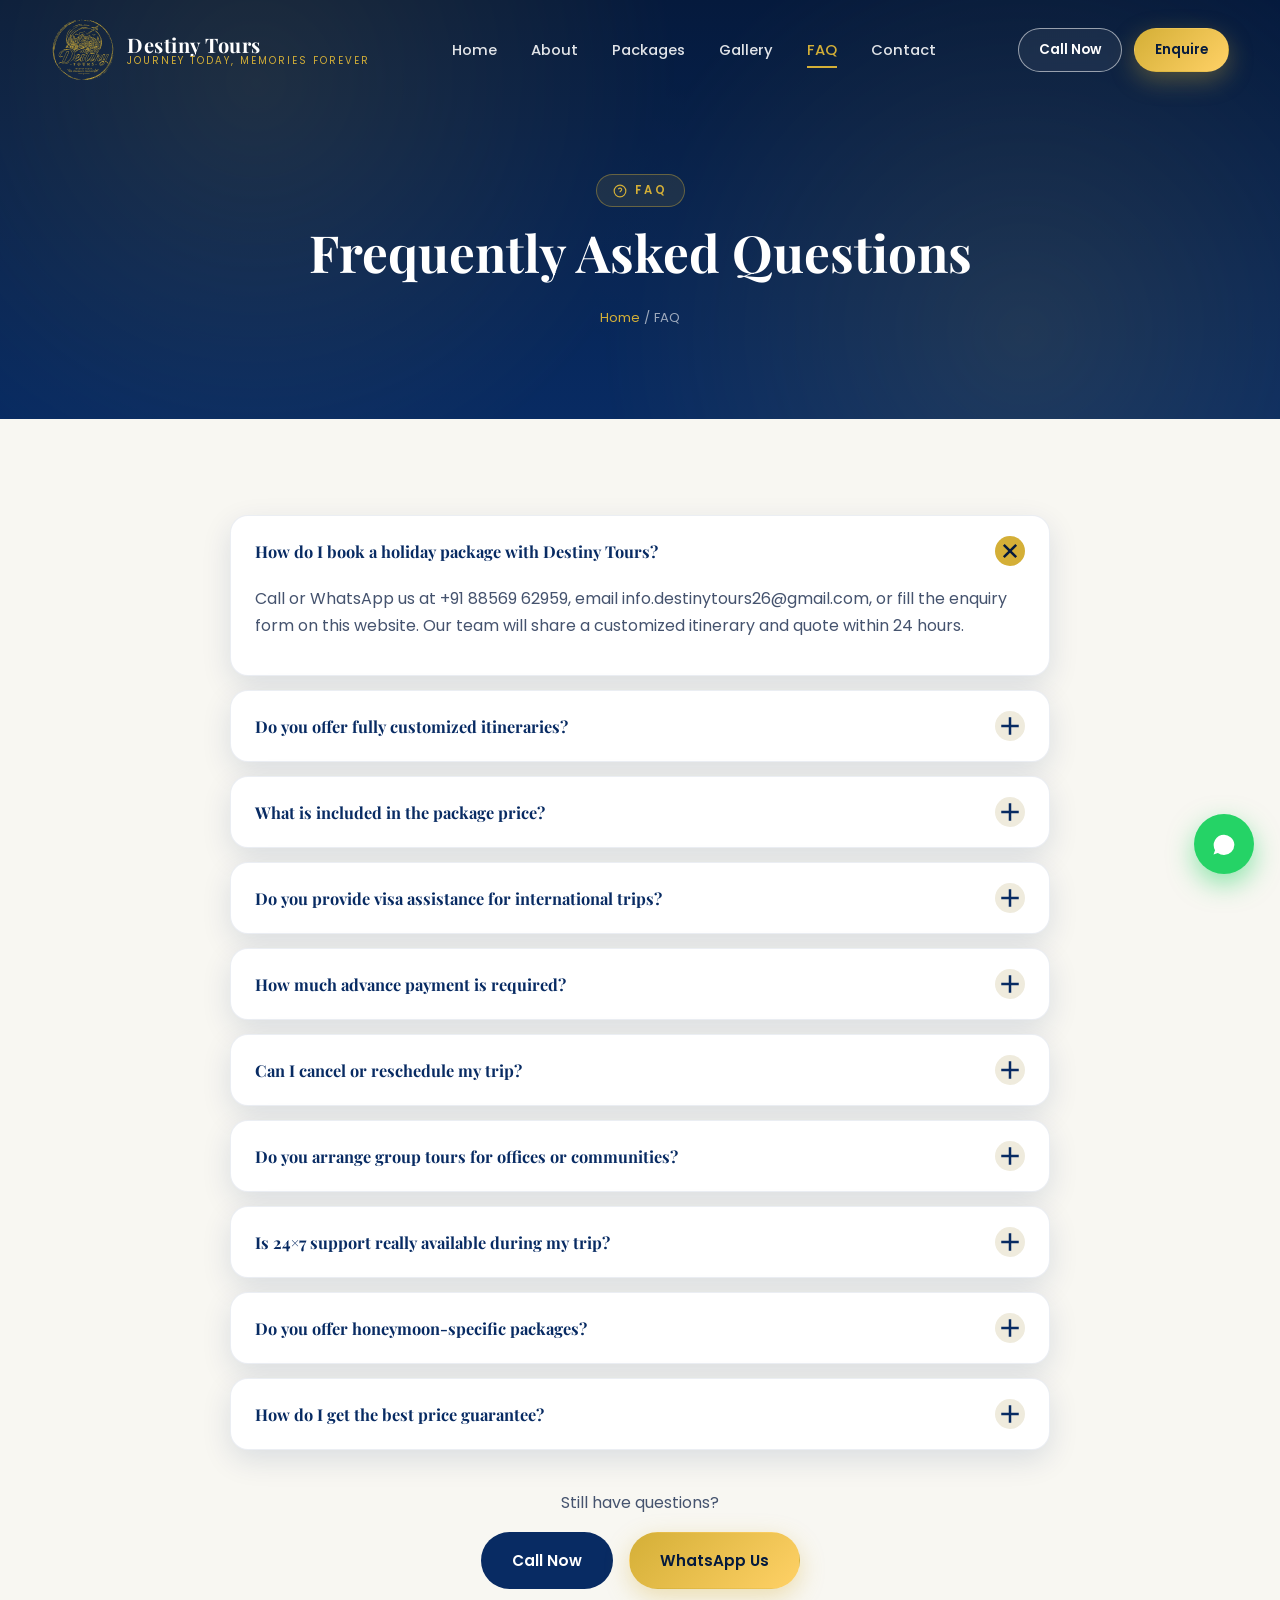
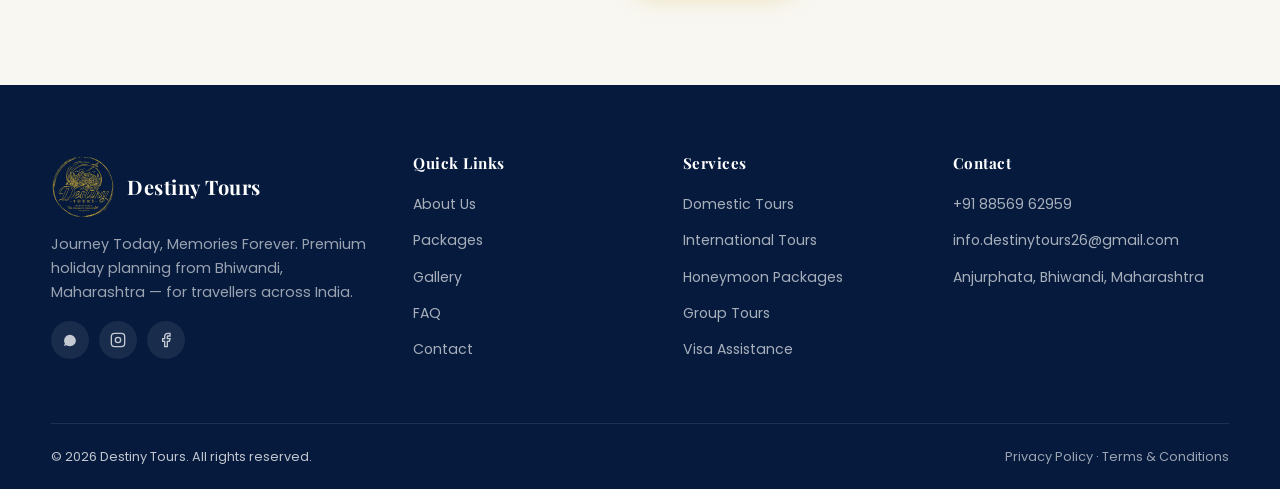
<file: faq.html>
<!DOCTYPE html>
<html lang="en">
<head>
<meta charset="UTF-8">
<meta name="viewport" content="width=device-width, initial-scale=1.0">
<title>FAQ | Destiny Tours</title>
<meta name="description" content="Frequently asked questions about booking, payments, visas and travel planning with Destiny Tours.">
<link rel="canonical" href="https://destinytours.example.com/faq.html">
<meta property="og:type" content="website">
<meta property="og:title" content="FAQ | Destiny Tours">
<meta property="og:description" content="Answers to common questions about booking your holiday with Destiny Tours.">
<meta property="og:image" content="assets/backgrounds/hero-1.jpg">
<meta name="twitter:card" content="summary_large_image">
<link rel="icon" type="image/svg+xml" href="assets/logo/favicon.svg">
<link rel="manifest" href="manifest.json">
<meta name="theme-color" content="#082B63">
<link rel="preconnect" href="https://fonts.googleapis.com">
<link rel="preconnect" href="https://fonts.gstatic.com" crossorigin>
<link href="https://fonts.googleapis.com/css2?family=Playfair+Display:wght@600;700;800&family=Poppins:wght@300;400;500;600;700&display=swap" rel="stylesheet">
<link rel="stylesheet" href="css/style.css">
<link rel="stylesheet" href="css/responsive.css">
<link rel="stylesheet" href="css/animations.css">
</head>
<body>

<header class="site-header">
  <div class="container">
    <a href="index.html" class="brand">
      <img src="assets/logo/logo.svg" alt="Destiny Tours logo">
      <span class="brand-text"><strong>Destiny Tours</strong><span>Journey Today, Memories Forever</span></span>
    </a>
    <nav class="nav-links">
      <a href="index.html">Home</a>
      <a href="about.html">About</a>
      <a href="packages.html">Packages</a>
      <a href="gallery.html">Gallery</a>
      <a href="faq.html" class="active">FAQ</a>
      <a href="contact.html">Contact</a>
    </nav>
    <div class="nav-cta">
      <a href="tel:+918856962959" class="btn btn-outline btn-sm"><span>Call Now</span></a>
      <a href="https://wa.me/918856962959" target="_blank" rel="noopener" class="btn btn-gold btn-sm">Enquire</a>
    </div>
    <button class="menu-toggle" aria-label="Toggle menu"><span></span><span></span><span></span></button>
  </div>
</header>

<section class="page-hero">
  <div class="container">
    <div class="eyebrow"><svg viewBox="0 0 24 24" fill="none" stroke="currentColor" stroke-width="2"><circle cx="12" cy="12" r="10"/><path d="M9.09 9a3 3 0 0 1 5.83 1c0 2-3 2-3 4"/><line x1="12" y1="17" x2="12.01" y2="17"/></svg>FAQ</div>
    <h1>Frequently Asked Questions</h1>
    <div class="breadcrumb"><a href="index.html">Home</a> / FAQ</div>
  </div>
</section>

<section class="section">
  <div class="container">
    <div class="faq-list">

      <div class="faq-item is-open">
        <button class="faq-q">How do I book a holiday package with Destiny Tours?
          <span class="plus"><svg viewBox="0 0 24 24" fill="none" stroke="currentColor" stroke-width="2"><line x1="12" y1="5" x2="12" y2="19"/><line x1="5" y1="12" x2="19" y2="12"/></svg></span>
        </button>
        <div class="faq-a"><div class="faq-a-inner"><p>Call or WhatsApp us at +91 88569 62959, email info.destinytours26@gmail.com, or fill the enquiry form on this website. Our team will share a customized itinerary and quote within 24 hours.</p></div></div>
      </div>

      <div class="faq-item">
        <button class="faq-q">Do you offer fully customized itineraries?
          <span class="plus"><svg viewBox="0 0 24 24" fill="none" stroke="currentColor" stroke-width="2"><line x1="12" y1="5" x2="12" y2="19"/><line x1="5" y1="12" x2="19" y2="12"/></svg></span>
        </button>
        <div class="faq-a"><div class="faq-a-inner"><p>Yes — every trip is 100% customizable to your budget, travel dates, group size and interests. Our listed packages are starting points, not fixed plans.</p></div></div>
      </div>

      <div class="faq-item">
        <button class="faq-q">What is included in the package price?
          <span class="plus"><svg viewBox="0 0 24 24" fill="none" stroke="currentColor" stroke-width="2"><line x1="12" y1="5" x2="12" y2="19"/><line x1="5" y1="12" x2="19" y2="12"/></svg></span>
        </button>
        <div class="faq-a"><div class="faq-a-inner"><p>Most packages include accommodation, transfers, select meals and sightseeing as listed on each package page. Flights and visas are quoted separately unless mentioned as included.</p></div></div>
      </div>

      <div class="faq-item">
        <button class="faq-q">Do you provide visa assistance for international trips?
          <span class="plus"><svg viewBox="0 0 24 24" fill="none" stroke="currentColor" stroke-width="2"><line x1="12" y1="5" x2="12" y2="19"/><line x1="5" y1="12" x2="19" y2="12"/></svg></span>
        </button>
        <div class="faq-a"><div class="faq-a-inner"><p>Yes, we provide end-to-end visa documentation and application support for all major international destinations we serve, including Dubai, Bali, Thailand and more.</p></div></div>
      </div>

      <div class="faq-item">
        <button class="faq-q">How much advance payment is required?
          <span class="plus"><svg viewBox="0 0 24 24" fill="none" stroke="currentColor" stroke-width="2"><line x1="12" y1="5" x2="12" y2="19"/><line x1="5" y1="12" x2="19" y2="12"/></svg></span>
        </button>
        <div class="faq-a"><div class="faq-a-inner"><p>A booking advance confirms your dates and hotel blocks; the exact percentage varies by destination and season. Our team will share the payment schedule with your quote.</p></div></div>
      </div>

      <div class="faq-item">
        <button class="faq-q">Can I cancel or reschedule my trip?
          <span class="plus"><svg viewBox="0 0 24 24" fill="none" stroke="currentColor" stroke-width="2"><line x1="12" y1="5" x2="12" y2="19"/><line x1="5" y1="12" x2="19" y2="12"/></svg></span>
        </button>
        <div class="faq-a"><div class="faq-a-inner"><p>Yes, subject to our partner hotels' and airlines' cancellation policies. We always inform you of applicable charges before you confirm any change.</p></div></div>
      </div>

      <div class="faq-item">
        <button class="faq-q">Do you arrange group tours for offices or communities?
          <span class="plus"><svg viewBox="0 0 24 24" fill="none" stroke="currentColor" stroke-width="2"><line x1="12" y1="5" x2="12" y2="19"/><line x1="5" y1="12" x2="19" y2="12"/></svg></span>
        </button>
        <div class="faq-a"><div class="faq-a-inner"><p>Absolutely — we plan group tours for offices, societies, colleges and families of six or more, with special group pricing and dedicated coordination.</p></div></div>
      </div>

      <div class="faq-item">
        <button class="faq-q">Is 24×7 support really available during my trip?
          <span class="plus"><svg viewBox="0 0 24 24" fill="none" stroke="currentColor" stroke-width="2"><line x1="12" y1="5" x2="12" y2="19"/><line x1="5" y1="12" x2="19" y2="12"/></svg></span>
        </button>
        <div class="faq-a"><div class="faq-a-inner"><p>Yes. Our team stays reachable on call and WhatsApp throughout your journey for any assistance, changes or emergencies.</p></div></div>
      </div>

      <div class="faq-item">
        <button class="faq-q">Do you offer honeymoon-specific packages?
          <span class="plus"><svg viewBox="0 0 24 24" fill="none" stroke="currentColor" stroke-width="2"><line x1="12" y1="5" x2="12" y2="19"/><line x1="5" y1="12" x2="19" y2="12"/></svg></span>
        </button>
        <div class="faq-a"><div class="faq-a-inner"><p>Yes — we design romantic itineraries with private stays, candlelight dinners and curated activities for destinations like Kashmir, Bali and the Maldives.</p></div></div>
      </div>

      <div class="faq-item">
        <button class="faq-q">How do I get the best price guarantee?
          <span class="plus"><svg viewBox="0 0 24 24" fill="none" stroke="currentColor" stroke-width="2"><line x1="12" y1="5" x2="12" y2="19"/><line x1="5" y1="12" x2="19" y2="12"/></svg></span>
        </button>
        <div class="faq-a"><div class="faq-a-inner"><p>Share any comparable quote you've received and our team will work to match or beat it wherever possible, without compromising on service quality.</p></div></div>
      </div>

    </div>

    <div class="text-center mt-40 reveal">
      <p>Still have questions?</p>
      <div class="hero-actions" style="justify-content:center;">
        <a href="tel:+918856962959" class="btn btn-navy">Call Now</a>
        <a href="https://wa.me/918856962959" target="_blank" rel="noopener" class="btn btn-gold">WhatsApp Us</a>
      </div>
    </div>
  </div>
</section>

<footer class="site-footer">
  <div class="container">
    <div class="footer-grid">
      <div class="footer-brand">
        <a href="index.html" class="brand">
          <img src="assets/logo/logo.svg" alt="Destiny Tours logo">
          <span class="brand-text"><strong>Destiny Tours</strong></span>
        </a>
        <p>Journey Today, Memories Forever. Premium holiday planning from Bhiwandi, Maharashtra — for travellers across India.</p>
        <div class="footer-social">
          <a href="https://wa.me/918856962959" target="_blank" rel="noopener" aria-label="WhatsApp"><svg viewBox="0 0 24 24" fill="currentColor"><path d="M17.6 6.32A8.86 8.86 0 0 0 12.05 4a8.94 8.94 0 0 0-7.73 13.39L3 21l3.72-1.28a8.9 8.9 0 0 0 5.33 1.72h.01A8.94 8.94 0 0 0 20.9 12.7a8.9 8.9 0 0 0-3.3-6.38Z"/></svg></a>
          <a href="https://www.instagram.com/Destinytours2026" target="_blank" rel="noopener" aria-label="Instagram"><svg viewBox="0 0 24 24" fill="none" stroke="currentColor" stroke-width="2"><rect x="2" y="2" width="20" height="20" rx="5"/><circle cx="12" cy="12" r="4"/></svg></a>
          <a href="https://www.facebook.com/destinytours26/" target="_blank" rel="noopener" aria-label="Facebook"><svg viewBox="0 0 24 24" fill="none" stroke="currentColor" stroke-width="2"><path d="M18 2h-3a5 5 0 0 0-5 5v3H7v4h3v8h4v-8h3l1-4h-4V7a1 1 0 0 1 1-1h3z"/></svg></a>
        </div>
      </div>
      <div class="footer-col">
        <h4>Quick Links</h4>
        <ul><li><a href="about.html">About Us</a></li><li><a href="packages.html">Packages</a></li><li><a href="gallery.html">Gallery</a></li><li><a href="faq.html">FAQ</a></li><li><a href="contact.html">Contact</a></li></ul>
      </div>
      <div class="footer-col">
        <h4>Services</h4>
        <ul><li><a href="packages.html">Domestic Tours</a></li><li><a href="packages.html">International Tours</a></li><li><a href="packages.html">Honeymoon Packages</a></li><li><a href="packages.html">Group Tours</a></li><li><a href="packages.html">Visa Assistance</a></li></ul>
      </div>
      <div class="footer-col">
        <h4>Contact</h4>
        <ul><li><a href="tel:+918856962959">+91 88569 62959</a></li><li><a href="mailto:info.destinytours26@gmail.com">info.destinytours26@gmail.com</a></li><li><a href="https://maps.google.com/?q=Anjurphata,Bhiwandi,Maharashtra,India" target="_blank" rel="noopener">Anjurphata, Bhiwandi, Maharashtra</a></li></ul>
      </div>
    </div>
    <div class="footer-bottom">
      <span>&copy; <span id="current-year">2026</span> Destiny Tours. All rights reserved.</span>
      <span><a href="#">Privacy Policy</a> &middot; <a href="#">Terms &amp; Conditions</a></span>
    </div>
  </div>
</footer>

<a href="https://wa.me/918856962959" target="_blank" rel="noopener" class="floating-whatsapp" aria-label="Chat on WhatsApp">
  <svg viewBox="0 0 24 24" fill="currentColor"><path d="M17.6 6.32A8.86 8.86 0 0 0 12.05 4a8.94 8.94 0 0 0-7.73 13.39L3 21l3.72-1.28a8.9 8.9 0 0 0 5.33 1.72h.01A8.94 8.94 0 0 0 20.9 12.7a8.9 8.9 0 0 0-3.3-6.38Z"/></svg>
</a>
<button class="back-to-top" aria-label="Back to top">
  <svg viewBox="0 0 24 24" fill="none" stroke="currentColor" stroke-width="2"><line x1="12" y1="19" x2="12" y2="5"/><polyline points="5 12 12 5 19 12"/></svg>
</button>

<script src="js/app.js"></script>
</body>
</html>
</file>
<file: css/style.css>
/* ==========================================================================
   Destiny Tours — style.css
   Luxury Navy & Gold travel brand
   ========================================================================== */

:root{
  --navy: #082B63;
  --navy-deep: #051A3D;
  --navy-glass: rgba(8,43,99,0.72);
  --gold: #D4AF37;
  --gold-soft: #E7CB6E;
  --amber: #FFD166;
  --cream: #F8F7F2;
  --cream-dim: #EFEBDD;
  --ink: #0B1B33;
  --ink-soft: #45536E;
  --white: #FFFFFF;

  --font-display: 'Playfair Display', 'Georgia', serif;
  --font-body: 'Poppins', 'Segoe UI', sans-serif;

  --radius-lg: 28px;
  --radius-md: 18px;
  --radius-sm: 12px;
  --radius-pill: 999px;

  --shadow-soft: 0 10px 30px rgba(8,43,99,0.12);
  --shadow-lift: 0 20px 50px rgba(8,43,99,0.22);
  --shadow-gold: 0 8px 24px rgba(212,175,55,0.35);

  --container: 1180px;
  --header-h: 84px;
}

*,*::before,*::after{ box-sizing:border-box; }
html{ scroll-behavior:smooth; }
body{
  margin:0;
  font-family:var(--font-body);
  background:var(--cream);
  color:var(--ink);
  line-height:1.65;
  -webkit-font-smoothing:antialiased;
  overflow-x:hidden;
}
img{ max-width:100%; display:block; }
a{ text-decoration:none; color:inherit; }
ul{ list-style:none; margin:0; padding:0; }
button{ font-family:inherit; cursor:pointer; }
h1,h2,h3,h4{
  font-family:var(--font-display);
  color:var(--navy);
  line-height:1.15;
  margin:0 0 .5em;
  font-weight:700;
}
p{ margin:0 0 1em; color:var(--ink-soft); }
.container{ width:92%; max-width:var(--container); margin:0 auto; }

::selection{ background:var(--gold); color:var(--navy-deep); }

/* Focus visibility for accessibility */
a:focus-visible, button:focus-visible, input:focus-visible, textarea:focus-visible, select:focus-visible{
  outline:2px solid var(--gold);
  outline-offset:3px;
}

/* ---------- Eyebrow / Section labels (stamp motif) ---------- */
.eyebrow{
  display:inline-flex;
  align-items:center;
  gap:8px;
  font-family:var(--font-body);
  letter-spacing:3px;
  text-transform:uppercase;
  font-size:.72rem;
  font-weight:600;
  color:var(--gold);
  background:rgba(212,175,55,0.1);
  border:1px solid rgba(212,175,55,0.4);
  padding:6px 16px;
  border-radius:var(--radius-pill);
  margin-bottom:16px;
}
.eyebrow svg{ width:14px; height:14px; }

.section-head{ text-align:center; max-width:640px; margin:0 auto 48px; }
.section-head h2{ font-size:clamp(1.8rem,4vw,2.6rem); }
.section-head p{ margin:0; }
.section{ padding:96px 0; position:relative; }
.section--tight{ padding:64px 0; }
.section--navy{ background:var(--navy); color:var(--white); }
.section--navy h2, .section--navy h3{ color:var(--white); }
.section--navy p{ color:rgba(255,255,255,0.72); }
.section--cream-dim{ background:var(--cream-dim); }

.gold-rule{
  width:64px; height:3px; margin:14px auto 0;
  background:linear-gradient(90deg,var(--gold),var(--amber));
  border-radius:3px;
}

/* ---------- Buttons ---------- */
.btn{
  display:inline-flex;
  align-items:center;
  justify-content:center;
  gap:10px;
  padding:15px 30px;
  border-radius:var(--radius-pill);
  font-weight:600;
  font-size:.95rem;
  border:1px solid transparent;
  transition:transform .25s ease, box-shadow .25s ease, background .25s ease, color .25s ease;
  white-space:nowrap;
}
.btn svg{ width:18px; height:18px; flex-shrink:0; }
.btn-gold{
  background:linear-gradient(135deg,var(--gold),var(--amber));
  color:var(--navy-deep);
  box-shadow:var(--shadow-gold);
}
.btn-gold:hover{ transform:translateY(-3px); box-shadow:0 14px 30px rgba(212,175,55,0.45); }
.btn-outline{
  background:rgba(255,255,255,0.06);
  color:var(--white);
  border-color:rgba(255,255,255,0.55);
  backdrop-filter:blur(6px);
}
.btn-outline:hover{ background:var(--white); color:var(--navy); transform:translateY(-3px); }
.btn-navy{
  background:var(--navy);
  color:var(--white);
}
.btn-navy:hover{ background:var(--navy-deep); transform:translateY(-3px); box-shadow:var(--shadow-lift); }
.btn-block{ width:100%; }
.btn-sm{ padding:10px 20px; font-size:.85rem; }

/* ---------- Header / Navbar ---------- */
.site-header{
  position:fixed; top:0; left:0; width:100%; z-index:1000;
  padding:18px 0;
  transition:background .35s ease, padding .35s ease, box-shadow .35s ease;
}
.site-header .container{ display:flex; align-items:center; justify-content:space-between; }
.site-header.is-scrolled{
  background:rgba(8,43,99,0.92);
  backdrop-filter:blur(14px);
  padding:10px 0;
  box-shadow:0 8px 24px rgba(0,0,0,0.15);
}
.brand{ display:flex; align-items:center; gap:12px; }
.brand img{ height:64px; width:auto; }
.brand-text{ display:flex; flex-direction:column; line-height:1.1; }
.brand-text strong{ font-family:var(--font-display); color:var(--white); font-size:1.25rem; letter-spacing:.5px; }
.brand-text span{ color:var(--gold); font-size:.62rem; letter-spacing:2px; text-transform:uppercase; }

.nav-links{ display:flex; align-items:center; gap:34px; }
.nav-links a{
  color:rgba(255,255,255,0.88);
  font-size:.92rem;
  font-weight:500;
  position:relative;
  padding:6px 0;
}
.nav-links a::after{
  content:""; position:absolute; left:0; bottom:0; width:0; height:2px;
  background:var(--gold); transition:width .3s ease;
}
.nav-links a:hover::after, .nav-links a.active::after{ width:100%; }
.nav-links a.active{ color:var(--gold); }
.nav-cta{ display:flex; align-items:center; gap:12px; }

.menu-toggle{
  display:none; flex-direction:column; gap:5px; background:none; border:none; padding:8px; z-index:1200;
}
.menu-toggle span{ width:26px; height:2px; background:var(--white); border-radius:2px; transition:.3s; }
.menu-toggle.is-active span:nth-child(1){ transform:translateY(7px) rotate(45deg); }
.menu-toggle.is-active span:nth-child(2){ opacity:0; }
.menu-toggle.is-active span:nth-child(3){ transform:translateY(-7px) rotate(-45deg); }

/* ---------- Hero ---------- */
.hero{
  position:relative;
  min-height:100vh;
  display:flex;
  align-items:center;
  overflow:hidden;
  color:var(--white);
}
.hero-slides{ position:absolute; inset:0; z-index:0; }
.hero-slide{
  position:absolute; inset:0;
  background-size:cover; background-position:center;
  opacity:0; transition:opacity 1.4s ease;
}
.hero-slide.is-active{ opacity:1; }
.hero::before{
  content:"";
  position:absolute; inset:0;
  background:linear-gradient(180deg, rgba(5,26,61,0.55) 0%, rgba(5,26,61,0.78) 55%, rgba(5,26,61,0.95) 100%);
  z-index:1;
}
.hero-content{ position:relative; z-index:2; padding-top:var(--header-h); text-align:center; margin:0 auto; }
.hero-compass{ width:56px; height:56px; margin:0 auto 22px; opacity:.9; animation:spin-slow 24s linear infinite; }
.hero h1{
  color:var(--white);
  font-size:clamp(2.2rem,5.4vw,4.2rem);
  max-width:920px; margin:0 auto 18px;
}
.hero h1 em{ font-style:italic; color:var(--gold); }
.hero-sub{
  max-width:560px; margin:0 auto 36px; color:rgba(255,255,255,0.82); font-size:1.05rem;
}
.hero-tagline{
  font-family:var(--font-display); font-style:italic; color:var(--gold-soft);
  font-size:1.15rem; margin-bottom:8px; letter-spacing:.5px;
}
.hero-actions{ display:flex; flex-wrap:wrap; gap:16px; justify-content:center; }
.hero-scroll{
  position:absolute; bottom:28px; left:50%; transform:translateX(-50%); z-index:2;
  color:rgba(255,255,255,0.75); font-size:.75rem; letter-spacing:2px; text-transform:uppercase;
  display:flex; flex-direction:column; align-items:center; gap:8px;
}
.hero-scroll .dot{ width:1px; height:34px; background:linear-gradient(var(--gold),transparent); animation:scroll-pulse 1.8s ease-in-out infinite; }

/* ---------- Quick Action Buttons ---------- */
.quick-actions{
  margin-top:-60px; position:relative; z-index:5;
}
.quick-grid{
  display:grid; grid-template-columns:repeat(6,1fr); gap:16px;
  background:var(--white); border-radius:var(--radius-lg);
  padding:22px; box-shadow:var(--shadow-lift);
}
.quick-item{
  display:flex; flex-direction:column; align-items:center; gap:10px;
  padding:16px 8px; border-radius:var(--radius-md);
  transition:transform .25s ease, background .25s ease;
}
.quick-item:hover{ transform:translateY(-6px); background:var(--cream-dim); }
.quick-icon{
  width:52px; height:52px; border-radius:50%;
  display:flex; align-items:center; justify-content:center;
  background:linear-gradient(135deg,#FF8C00,#E76F00);
  color:#FFFFFF;
  box-shadow:var(--shadow-soft);
}
.quick-icon svg{ width:22px; height:22px; }
.quick-item span{ font-size:.8rem; font-weight:600; color:var(--navy); text-align:center; }

/* ---------- About / Stats ---------- */
.about-grid{ display:grid; grid-template-columns:1fr 1fr; gap:60px; align-items:center; }
.about-media{ position:relative; }
.about-media img{ border-radius:var(--radius-lg); box-shadow:var(--shadow-lift); }
.about-media-badge{
  position:absolute; bottom:-24px; right:-24px;
  background:var(--navy); color:var(--white);
  border-radius:var(--radius-md);
  padding:18px 22px;
  box-shadow:var(--shadow-lift);
  font-family:var(--font-display);
  text-align:center;
  border:2px solid var(--gold);
}
.about-media-badge strong{ display:block; font-size:1.8rem; color:var(--gold); }
.about-media-badge span{ font-size:.7rem; letter-spacing:1px; text-transform:uppercase; }

.stats-grid{ display:grid; grid-template-columns:repeat(4,1fr); gap:22px; margin-top:40px; }
.stat-card{
  background:var(--white); border-radius:var(--radius-md); padding:26px 18px; text-align:center;
  box-shadow:var(--shadow-soft); border:1px solid rgba(8,43,99,0.06);
}
.stat-card .num{
  font-family:var(--font-display); font-size:2.2rem; color:var(--navy); font-weight:700;
  display:flex; align-items:baseline; justify-content:center; gap:2px;
}
.stat-card .num .suffix{ color:var(--gold); font-size:1.6rem; }
.stat-card .label{ font-size:.82rem; color:var(--ink-soft); margin-top:6px; }

/* ---------- Service Cards ---------- */
.services-grid{
  display:grid; grid-template-columns:repeat(4,1fr); gap:22px;
}
.service-card{
  background:var(--white); border-radius:var(--radius-md); padding:32px 24px;
  box-shadow:var(--shadow-soft);
  border:1px solid rgba(8,43,99,0.06);
  transition:transform .3s ease, box-shadow .3s ease, border-color .3s ease;
  position:relative; overflow:hidden;
}
.service-card::before{
  content:""; position:absolute; top:0; left:0; width:100%; height:4px;
  background:linear-gradient(90deg,var(--gold),var(--amber));
  transform:scaleX(0); transform-origin:left; transition:transform .35s ease;
}
.service-card:hover{ transform:translateY(-10px); box-shadow:var(--shadow-lift); border-color:transparent; }
.service-card:hover::before{ transform:scaleX(1); }
.service-icon{
  width:56px; height:56px; border-radius:16px;
  background:linear-gradient(135deg,rgba(8,43,99,0.08),rgba(212,175,55,0.14));
  display:flex; align-items:center; justify-content:center; margin-bottom:18px;
  color:var(--navy);
}
.service-icon svg{ width:26px; height:26px; }
.service-card h3{ font-size:1.15rem; margin-bottom:8px; }
.service-card p{ font-size:.9rem; margin:0; }

/* ---------- Destination Cards ---------- */
.dest-grid{ display:grid; grid-template-columns:repeat(4,1fr); gap:24px; }
.dest-card{
  position:relative; border-radius:var(--radius-lg); overflow:hidden;
  aspect-ratio:3/4; box-shadow:var(--shadow-soft);
  transition:transform .4s ease, box-shadow .4s ease;
}
.dest-card:hover{ transform:translateY(-8px); box-shadow:var(--shadow-lift); }
.dest-card img{ width:100%; height:100%; object-fit:cover; transition:transform .6s ease; }
.dest-card:hover img{ transform:scale(1.08); }
.dest-card::after{
  content:""; position:absolute; inset:0;
  background:linear-gradient(180deg, rgba(5,26,61,0) 35%, rgba(5,26,61,0.92) 100%);
}
.dest-info{
  position:absolute; left:0; right:0; bottom:0; padding:22px; z-index:2; color:var(--white);
}
.dest-info .tag{
  display:inline-block; font-size:.65rem; letter-spacing:2px; text-transform:uppercase;
  color:var(--navy-deep); background:var(--gold); padding:4px 10px; border-radius:var(--radius-pill);
  margin-bottom:10px; font-weight:700;
}
.dest-info h3{ color:var(--white); font-size:1.3rem; margin-bottom:6px; }
.dest-info p{ color:rgba(255,255,255,0.78); font-size:.82rem; margin-bottom:14px; }
.dest-explore{
  display:inline-flex; align-items:center; gap:8px; color:var(--gold); font-size:.82rem; font-weight:600;
}
.dest-explore svg{ width:14px; height:14px; transition:transform .3s ease; }
.dest-card:hover .dest-explore svg{ transform:translateX(5px); }

/* ---------- Gallery ---------- */
.gallery-filters{ display:flex; flex-wrap:wrap; gap:10px; justify-content:center; margin-bottom:36px; }
.gallery-filters button{
  background:var(--white); border:1px solid rgba(8,43,99,0.15); color:var(--navy);
  padding:9px 20px; border-radius:var(--radius-pill); font-size:.85rem; font-weight:600;
  transition:.25s ease;
}
.gallery-filters button.is-active, .gallery-filters button:hover{
  background:var(--navy); color:var(--white); border-color:var(--navy);
}
.masonry{ column-count:4; column-gap:18px; }
.masonry-item{
  break-inside:avoid; margin-bottom:18px; border-radius:var(--radius-md); overflow:hidden;
  position:relative; box-shadow:var(--shadow-soft); cursor:pointer;
}
.masonry-item img{ width:100%; transition:transform .5s ease; }
.masonry-item:hover img{ transform:scale(1.06); }
.masonry-item .zoom-hint{
  position:absolute; inset:0; background:rgba(8,43,99,0.35); opacity:0; transition:opacity .3s ease;
  display:flex; align-items:center; justify-content:center;
}
.masonry-item:hover .zoom-hint{ opacity:1; }
.masonry-item .zoom-hint svg{ width:34px; height:34px; color:var(--white); }

/* Lightbox */
.lightbox{
  position:fixed; inset:0; background:rgba(5,10,25,0.94); z-index:2000;
  display:none; align-items:center; justify-content:center; padding:30px;
}
.lightbox.is-open{ display:flex; }
.lightbox img{ max-width:90vw; max-height:82vh; border-radius:var(--radius-sm); box-shadow:0 30px 60px rgba(0,0,0,0.5); }
.lightbox-close, .lightbox-prev, .lightbox-next{
  position:absolute; background:rgba(255,255,255,0.08); border:1px solid rgba(255,255,255,0.3);
  color:var(--white); width:46px; height:46px; border-radius:50%;
  display:flex; align-items:center; justify-content:center; transition:.25s;
}
.lightbox-close:hover, .lightbox-prev:hover, .lightbox-next:hover{ background:var(--gold); color:var(--navy-deep); }
.lightbox-close{ top:24px; right:24px; }
.lightbox-prev{ left:24px; top:50%; transform:translateY(-50%); }
.lightbox-next{ right:24px; top:50%; transform:translateY(-50%); }
.lightbox-close svg,.lightbox-prev svg,.lightbox-next svg{ width:20px; height:20px; }

/* ---------- Testimonials ---------- */
.testi-grid{ display:grid; grid-template-columns:repeat(3,1fr); gap:24px; }
.testi-card{
  background:var(--white); border-radius:var(--radius-md); padding:30px; box-shadow:var(--shadow-soft);
  border:1px solid rgba(8,43,99,0.06); position:relative;
}
.testi-stars{ display:flex; gap:3px; margin-bottom:14px; color:var(--gold); }
.testi-stars svg{ width:16px; height:16px; }
.testi-card p{ font-style:italic; color:var(--ink); }
.testi-person{ display:flex; align-items:center; gap:12px; margin-top:18px; }
.testi-avatar{
  width:44px; height:44px; border-radius:50%; background:var(--navy); color:var(--gold);
  display:flex; align-items:center; justify-content:center; font-family:var(--font-display); font-weight:700;
}
.testi-person strong{ display:block; color:var(--navy); font-size:.92rem; }
.testi-person span{ font-size:.75rem; color:var(--ink-soft); }

/* ---------- Enquiry Form ---------- */
.enquiry-wrap{
  background:linear-gradient(135deg,var(--navy),var(--navy-deep));
  border-radius:var(--radius-lg); padding:56px; position:relative; overflow:hidden;
  box-shadow:var(--shadow-lift);
}
.enquiry-wrap::before{
  content:""; position:absolute; width:340px; height:340px; border-radius:50%;
  background:radial-gradient(circle, rgba(212,175,55,0.18), transparent 70%);
  top:-120px; right:-100px;
}
.enquiry-grid{ display:grid; grid-template-columns:1fr 1fr; gap:34px; position:relative; z-index:1; }
.form-row{ display:grid; grid-template-columns:1fr 1fr; gap:16px; }
.field{ margin-bottom:16px; }
.field label{
  display:block; font-size:.78rem; color:rgba(255,255,255,0.8); margin-bottom:7px;
  text-transform:uppercase; letter-spacing:1px; font-weight:600;
}
.field input, .field select, .field textarea{
  width:100%; padding:13px 16px; border-radius:var(--radius-sm);
  border:1px solid rgba(255,255,255,0.22); background:rgba(255,255,255,0.07);
  color:var(--white); font-family:var(--font-body); font-size:.92rem;
  transition:border-color .25s ease, background .25s ease;
}
.field input::placeholder, .field textarea::placeholder{ color:rgba(255,255,255,0.45); }
.field input:focus, .field select:focus, .field textarea:focus{
  border-color:var(--gold); background:rgba(255,255,255,0.12); outline:none;
}
.field select option{ color:var(--ink); }
.field.error input, .field.error select, .field.error textarea{ border-color:#FF6B6B; }
.field .err-msg{ display:none; color:#FFB4B4; font-size:.75rem; margin-top:5px; }
.field.error .err-msg{ display:block; }

/* ---------- FAQ ---------- */
.faq-list{ max-width:820px; margin:0 auto; }
.faq-item{
  background:var(--white); border-radius:var(--radius-md); margin-bottom:14px;
  border:1px solid rgba(8,43,99,0.08); overflow:hidden; box-shadow:var(--shadow-soft);
}
.faq-q{
  width:100%; display:flex; align-items:center; justify-content:space-between;
  padding:20px 24px; background:none; border:none; text-align:left;
  font-family:var(--font-display); font-size:1.02rem; color:var(--navy); font-weight:700;
}
.faq-q .plus{
  width:30px; height:30px; border-radius:50%; background:var(--cream-dim); flex-shrink:0;
  display:flex; align-items:center; justify-content:center; margin-left:16px; transition:transform .3s ease;
  color:var(--navy);
}
.faq-item.is-open .faq-q .plus{ transform:rotate(135deg); background:var(--gold); color:var(--navy-deep); }
.faq-a{ max-height:0; overflow:hidden; transition:max-height .35s ease; }
.faq-a-inner{ padding:0 24px 20px; }
.faq-item.is-open .faq-a{ max-height:400px; }

/* ---------- Contact ---------- */
.contact-grid{ display:grid; grid-template-columns:.9fr 1.1fr; gap:36px; }
.contact-card{
  background:var(--white); border-radius:var(--radius-lg); padding:36px;
  box-shadow:var(--shadow-soft); border:1px solid rgba(8,43,99,0.06);
}
.contact-row{ display:flex; gap:16px; align-items:flex-start; padding:16px 0; border-bottom:1px dashed rgba(8,43,99,0.12); }
.contact-row:last-child{ border-bottom:none; }
.contact-row .ic{
  width:44px; height:44px; border-radius:12px; background:var(--cream-dim); color:var(--navy);
  display:flex; align-items:center; justify-content:center; flex-shrink:0;
}
.contact-row .ic svg{ width:20px; height:20px; }
.contact-row strong{ display:block; color:var(--navy); font-size:.92rem; }
.contact-row span, .contact-row a{ color:var(--ink-soft); font-size:.9rem; }
.map-frame{ border-radius:var(--radius-lg); overflow:hidden; box-shadow:var(--shadow-soft); border:1px solid rgba(8,43,99,0.06); height:100%; min-height:420px; }
.map-frame iframe{ width:100%; height:100%; min-height:420px; border:0; }

/* ---------- QR Section ---------- */
.qr-card{
  display:flex; align-items:center; gap:28px; background:var(--white); border-radius:var(--radius-lg);
  padding:30px; box-shadow:var(--shadow-soft); border:1px solid rgba(8,43,99,0.06);
}
.qr-card img{ width:120px; height:120px; border-radius:var(--radius-sm); border:6px solid var(--cream-dim); }

/* ---------- Footer ---------- */
.site-footer{ background:var(--navy-deep); color:rgba(255,255,255,0.75); padding-top:70px; }
.footer-grid{ display:grid; grid-template-columns:1.4fr 1fr 1fr 1.2fr; gap:40px; padding-bottom:50px; }
.footer-brand .brand-text strong{ color:var(--white); }
.footer-brand p{ color:rgba(255,255,255,0.6); font-size:.9rem; margin-top:14px; }
.footer-col h4{ color:var(--white); font-size:.95rem; margin-bottom:18px; letter-spacing:.5px; }
.footer-col ul li{ margin-bottom:10px; }
.footer-col ul li a{ color:rgba(255,255,255,0.65); font-size:.88rem; transition:color .25s ease; }
.footer-col ul li a:hover{ color:var(--gold); }
.footer-social{ display:flex; gap:10px; margin-top:16px; }
.footer-social a{
  width:38px; height:38px; border-radius:50%; background:rgba(255,255,255,0.08);
  display:flex; align-items:center; justify-content:center; transition:.25s;
}
.footer-social a:hover{ background:var(--gold); color:var(--navy-deep); }
.footer-social svg{ width:16px; height:16px; }
.footer-bottom{
  border-top:1px solid rgba(255,255,255,0.1); padding:22px 0; display:flex;
  justify-content:space-between; align-items:center; flex-wrap:wrap; gap:10px; font-size:.8rem;
}
.footer-bottom a{ color:rgba(255,255,255,0.6); }
.footer-bottom a:hover{ color:var(--gold); }

/* ---------- Floating buttons ---------- */
.floating-whatsapp{
  position:fixed; bottom:26px; right:26px; z-index:900;
  width:60px; height:60px; border-radius:50%;
  background:#25D366; color:var(--white);
  display:flex; align-items:center; justify-content:center;
  box-shadow:0 10px 26px rgba(37,211,102,0.5);
  animation:float-pulse 2.4s ease-in-out infinite;
}
.floating-whatsapp svg{ width:28px; height:28px; }
.back-to-top{
  position:fixed; bottom:26px; left:26px; z-index:900;
  width:48px; height:48px; border-radius:50%;
  background:var(--navy); color:var(--gold);
  display:flex; align-items:center; justify-content:center;
  box-shadow:var(--shadow-lift);
  opacity:0; visibility:hidden; transform:translateY(10px);
  transition:.3s ease;
}
.back-to-top.is-visible{ opacity:1; visibility:visible; transform:translateY(0); }
.back-to-top svg{ width:18px; height:18px; }

/* ---------- Page Hero (inner pages) ---------- */
.page-hero{
  position:relative; padding:calc(var(--header-h) + 90px) 0 90px; text-align:center;
  background:linear-gradient(180deg, var(--navy-deep), var(--navy));
  color:var(--white); overflow:hidden;
}
.page-hero::after{
  content:""; position:absolute; inset:0; opacity:.12;
  background:radial-gradient(circle at 20% 20%, var(--gold), transparent 40%),
             radial-gradient(circle at 80% 80%, var(--gold), transparent 40%);
}
.page-hero .container{ position:relative; z-index:1; }
.page-hero h1{ color:var(--white); font-size:clamp(2rem,4.6vw,3.2rem); }
.breadcrumb{ font-size:.82rem; color:rgba(255,255,255,0.6); margin-top:14px; }
.breadcrumb a{ color:var(--gold); }

/* ---------- Reveal on scroll ---------- */
.reveal{ opacity:0; transform:translateY(34px); transition:opacity .8s ease, transform .8s ease; }
.reveal.is-visible{ opacity:1; transform:translateY(0); }

/* ---------- Package cards (packages.html) ---------- */
.pkg-tabs{ display:flex; flex-wrap:wrap; gap:10px; justify-content:center; margin-bottom:44px; }
.pkg-tabs button{
  background:var(--white); border:1px solid rgba(8,43,99,0.15); color:var(--navy);
  padding:11px 24px; border-radius:var(--radius-pill); font-weight:600; font-size:.88rem; transition:.25s;
}
.pkg-tabs button.is-active, .pkg-tabs button:hover{ background:var(--navy); color:var(--white); border-color:var(--navy); }
.pkg-grid{ display:grid; grid-template-columns:repeat(3,1fr); gap:26px; }
.pkg-card{
  background:var(--white); border-radius:var(--radius-lg); overflow:hidden;
  box-shadow:var(--shadow-soft); border:1px solid rgba(8,43,99,0.06);
  transition:transform .3s ease, box-shadow .3s ease; display:flex; flex-direction:column;
}
.pkg-card:hover{ transform:translateY(-8px); box-shadow:var(--shadow-lift); }
.pkg-media{ position:relative; height:210px; }
.pkg-media img{ width:100%; height:100%; object-fit:cover; }
.pkg-badge{
  position:absolute; top:16px; left:16px; background:var(--gold); color:var(--navy-deep);
  font-size:.7rem; font-weight:700; padding:5px 12px; border-radius:var(--radius-pill); letter-spacing:.5px;
}
.pkg-body{ padding:24px; display:flex; flex-direction:column; flex:1; }
.pkg-body h3{ font-size:1.15rem; margin-bottom:6px; }
.pkg-meta{ display:flex; gap:14px; font-size:.8rem; color:var(--ink-soft); margin-bottom:14px; }
.pkg-meta span{ display:flex; align-items:center; gap:5px; }
.pkg-meta svg{ width:14px; height:14px; color:var(--gold); }
.pkg-list{ margin-bottom:20px; flex:1; }
.pkg-list li{ font-size:.85rem; color:var(--ink-soft); padding:5px 0; display:flex; gap:8px; align-items:flex-start; }
.pkg-list svg{ width:15px; height:15px; color:var(--gold); flex-shrink:0; margin-top:2px; }
.pkg-footer{ display:flex; align-items:center; justify-content:space-between; padding-top:16px; border-top:1px dashed rgba(8,43,99,0.15); }
.pkg-price{ font-family:var(--font-display); font-size:1.3rem; color:var(--navy); font-weight:700; }
.pkg-price span{ font-size:.72rem; color:var(--ink-soft); font-family:var(--font-body); font-weight:400; }

/* ---------- About page ---------- */
.value-grid{ display:grid; grid-template-columns:repeat(3,1fr); gap:24px; }
.value-card{ background:var(--white); border-radius:var(--radius-md); padding:30px; text-align:center; box-shadow:var(--shadow-soft); border:1px solid rgba(8,43,99,0.06); }
.value-card .service-icon{ margin:0 auto 18px; }
.timeline{ max-width:760px; margin:0 auto; }
.timeline-item{ display:flex; gap:22px; margin-bottom:30px; }
.timeline-num{
  width:46px; height:46px; border-radius:50%; background:var(--navy); color:var(--gold);
  display:flex; align-items:center; justify-content:center; font-family:var(--font-display); font-weight:700; flex-shrink:0;
}
.timeline-item h3{ margin-bottom:4px; font-size:1.05rem; }

/* Utility */
.text-center{ text-align:center; }
.mt-40{ margin-top:40px; }
.glass{
  background:rgba(255,255,255,0.08);
  border:1px solid rgba(255,255,255,0.18);
  backdrop-filter:blur(12px);
}
</file>
<file: css/responsive.css>
/* ==========================================================================
   Destiny Tours — responsive.css
   Mobile-first breakpoints
   ========================================================================== */

@media (max-width: 1080px){
  .services-grid{ grid-template-columns:repeat(2,1fr); }
  .dest-grid{ grid-template-columns:repeat(3,1fr); }
  .footer-grid{ grid-template-columns:1fr 1fr; }
  .pkg-grid{ grid-template-columns:repeat(2,1fr); }
  .stats-grid{ grid-template-columns:repeat(2,1fr); }
  .masonry{ column-count:3; }
}

@media (max-width: 900px){
  .nav-links{
    position:fixed; top:0; right:0; height:100vh; width:78%; max-width:340px;
    background:var(--navy-deep); flex-direction:column; align-items:flex-start;
    padding:110px 34px 34px; gap:22px; transform:translateX(100%);
    transition:transform .4s ease; box-shadow:-20px 0 50px rgba(0,0,0,0.3);
  }
  .nav-links.is-open{ transform:translateX(0); }
  .nav-links a{ font-size:1.05rem; }
  .nav-cta .btn-outline span, .nav-cta{ display:none; }
  .menu-toggle{ display:flex; }
  .about-grid{ grid-template-columns:1fr; }
  .about-media{ margin-bottom:20px; }
  .contact-grid{ grid-template-columns:1fr; }
  .enquiry-grid{ grid-template-columns:1fr; }
  .value-grid{ grid-template-columns:1fr 1fr; }
}

@media (max-width: 780px){
  :root{ --header-h:70px; }
  .quick-grid{ grid-template-columns:repeat(3,1fr); }
  .services-grid{ grid-template-columns:1fr 1fr; }
  .dest-grid{ grid-template-columns:1fr 1fr; }
  .testi-grid{ grid-template-columns:1fr; }
  .pkg-grid{ grid-template-columns:1fr; }
  .footer-grid{ grid-template-columns:1fr 1fr; gap:30px; }
  .masonry{ column-count:2; }
  .form-row{ grid-template-columns:1fr; }
  .section{ padding:64px 0; }
  .enquiry-wrap{ padding:30px; }
  .stats-grid{ grid-template-columns:1fr 1fr; }
  .value-grid{ grid-template-columns:1fr; }
  .qr-card{ flex-direction:column; text-align:center; }
}

@media (max-width: 520px){
  .dest-grid{ grid-template-columns:1fr; }
  .quick-grid{ grid-template-columns:repeat(3,1fr); gap:10px; padding:16px; }
  .quick-icon{ width:44px; height:44px; }
  .quick-item span{ font-size:.72rem; }
  .footer-grid{ grid-template-columns:1fr; }
  .masonry{ column-count:1; }
  .hero-actions{ flex-direction:column; width:100%; }
  .hero-actions .btn{ width:100%; }
  .stats-grid{ grid-template-columns:1fr; }
  .floating-whatsapp{ width:52px; height:52px; bottom:18px; right:18px; }
  .back-to-top{ width:42px; height:42px; bottom:18px; left:18px; }
  .contact-card, .enquiry-wrap{ padding:24px; }
}
</file>
<file: css/animations.css>
/* ==========================================================================
   Destiny Tours — animations.css
   ========================================================================== */

@keyframes spin-slow{
  from{ transform:rotate(0deg); }
  to{ transform:rotate(360deg); }
}

@keyframes scroll-pulse{
  0%{ transform:scaleY(0); transform-origin:top; opacity:0; }
  50%{ transform:scaleY(1); transform-origin:top; opacity:1; }
  51%{ transform-origin:bottom; }
  100%{ transform:scaleY(0); transform-origin:bottom; opacity:0; }
}

@keyframes float-pulse{
  0%, 100%{ transform:translateY(0); }
  50%{ transform:translateY(-6px); }
}

@keyframes fade-in-up{
  from{ opacity:0; transform:translateY(24px); }
  to{ opacity:1; transform:translateY(0); }
}

@keyframes shimmer{
  0%{ background-position:-200% 0; }
  100%{ background-position:200% 0; }
}

.hero-content > *{ animation:fade-in-up .9s ease both; }
.hero-content .eyebrow, .hero-content .hero-tagline{ animation-delay:.05s; }
.hero-content h1{ animation-delay:.15s; }
.hero-content .hero-sub{ animation-delay:.3s; }
.hero-content .hero-actions{ animation-delay:.45s; }

@media (prefers-reduced-motion: reduce){
  *, *::before, *::after{
    animation-duration:0.001ms !important;
    animation-iteration-count:1 !important;
    transition-duration:0.001ms !important;
    scroll-behavior:auto !important;
  }
}
</file>
